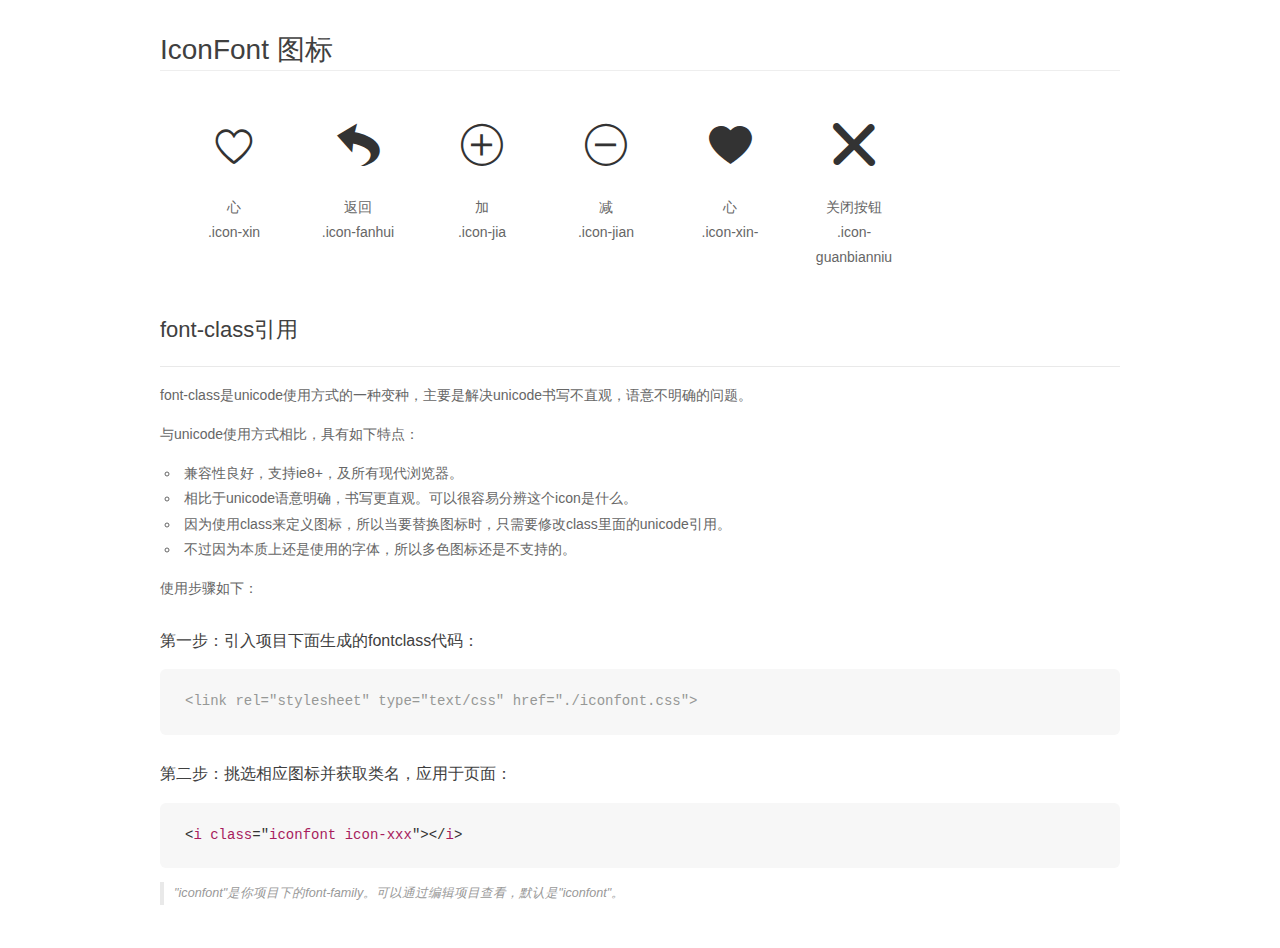
<file: static/fonts/demo_fontclass.html>
<!DOCTYPE html>
<html>
<head>
    <meta charset="utf-8"/>
    <title>IconFont</title>
    <link rel="stylesheet" href="demo.css">
    <link rel="stylesheet" href="iconfont.css">
</head>
<body>
    <div class="main markdown">
        <h1>IconFont 图标</h1>
        <ul class="icon_lists clear">
            
                <li>
                <i class="icon iconfont icon-xin"></i>
                    <div class="name">心</div>
                    <div class="fontclass">.icon-xin</div>
                </li>
            
                <li>
                <i class="icon iconfont icon-fanhui"></i>
                    <div class="name">返回</div>
                    <div class="fontclass">.icon-fanhui</div>
                </li>
            
                <li>
                <i class="icon iconfont icon-jia"></i>
                    <div class="name">加</div>
                    <div class="fontclass">.icon-jia</div>
                </li>
            
                <li>
                <i class="icon iconfont icon-jian"></i>
                    <div class="name">减</div>
                    <div class="fontclass">.icon-jian</div>
                </li>
            
                <li>
                <i class="icon iconfont icon-xin-"></i>
                    <div class="name">心</div>
                    <div class="fontclass">.icon-xin-</div>
                </li>
            
                <li>
                <i class="icon iconfont icon-guanbianniu"></i>
                    <div class="name">关闭按钮</div>
                    <div class="fontclass">.icon-guanbianniu</div>
                </li>
            
        </ul>

        <h2 id="font-class-">font-class引用</h2>
        <hr>

        <p>font-class是unicode使用方式的一种变种，主要是解决unicode书写不直观，语意不明确的问题。</p>
        <p>与unicode使用方式相比，具有如下特点：</p>
        <ul>
        <li>兼容性良好，支持ie8+，及所有现代浏览器。</li>
        <li>相比于unicode语意明确，书写更直观。可以很容易分辨这个icon是什么。</li>
        <li>因为使用class来定义图标，所以当要替换图标时，只需要修改class里面的unicode引用。</li>
        <li>不过因为本质上还是使用的字体，所以多色图标还是不支持的。</li>
        </ul>
        <p>使用步骤如下：</p>
        <h3 id="-fontclass-">第一步：引入项目下面生成的fontclass代码：</h3>


        <pre><code class="lang-js hljs javascript"><span class="hljs-comment">&lt;link rel="stylesheet" type="text/css" href="./iconfont.css"&gt;</span></code></pre>
        <h3 id="-">第二步：挑选相应图标并获取类名，应用于页面：</h3>
        <pre><code class="lang-css hljs">&lt;<span class="hljs-selector-tag">i</span> <span class="hljs-selector-tag">class</span>="<span class="hljs-selector-tag">iconfont</span> <span class="hljs-selector-tag">icon-xxx</span>"&gt;&lt;/<span class="hljs-selector-tag">i</span>&gt;</code></pre>
        <blockquote>
        <p>"iconfont"是你项目下的font-family。可以通过编辑项目查看，默认是"iconfont"。</p>
        </blockquote>
    </div>
</body>
</html>
</file>
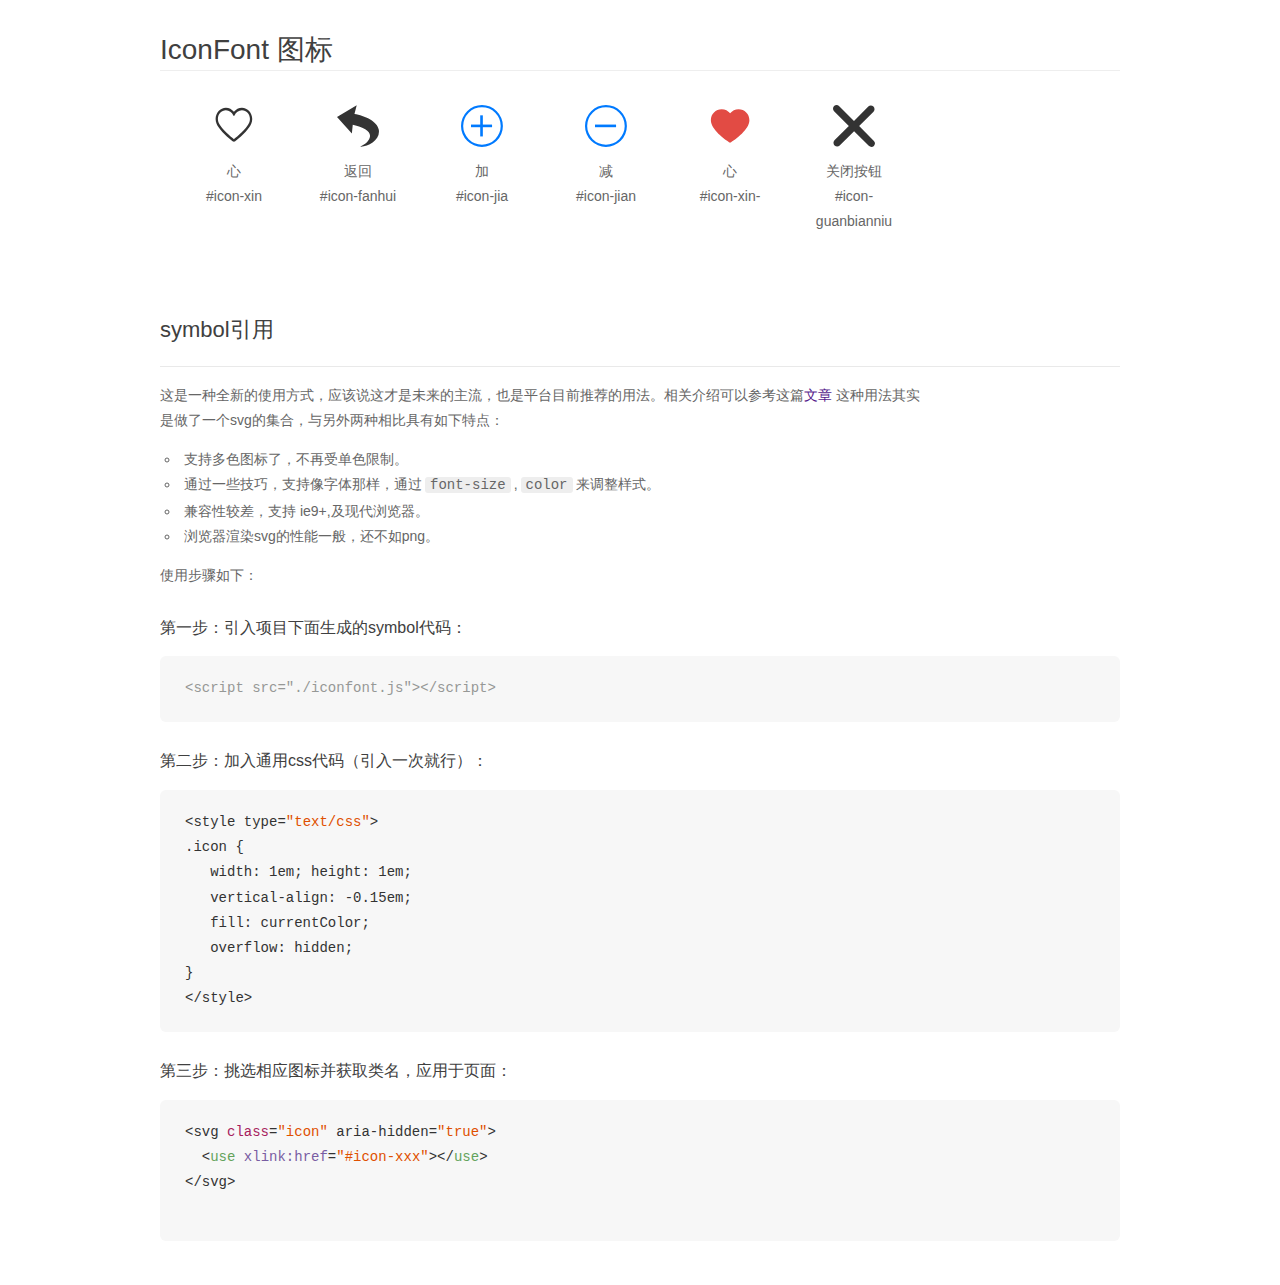
<file: static/fonts/demo_symbol.html>
<!DOCTYPE html>
<html>
<head>
    <meta charset="utf-8"/>
    <title>IconFont</title>
    <link rel="stylesheet" href="demo.css">
    <script src="iconfont.js"></script>

    <style type="text/css">
        .icon {
          /* 通过设置 font-size 来改变图标大小 */
          width: 1em; height: 1em;
          /* 图标和文字相邻时，垂直对齐 */
          vertical-align: -0.15em;
          /* 通过设置 color 来改变 SVG 的颜色/fill */
          fill: currentColor;
          /* path 和 stroke 溢出 viewBox 部分在 IE 下会显示
             normalize.css 中也包含这行 */
          overflow: hidden;
        }

    </style>
</head>
<body>
    <div class="main markdown">
        <h1>IconFont 图标</h1>
        <ul class="icon_lists clear">
            
                <li>
                    <svg class="icon" aria-hidden="true">
                        <use xlink:href="#icon-xin"></use>
                    </svg>
                    <div class="name">心</div>
                    <div class="fontclass">#icon-xin</div>
                </li>
            
                <li>
                    <svg class="icon" aria-hidden="true">
                        <use xlink:href="#icon-fanhui"></use>
                    </svg>
                    <div class="name">返回</div>
                    <div class="fontclass">#icon-fanhui</div>
                </li>
            
                <li>
                    <svg class="icon" aria-hidden="true">
                        <use xlink:href="#icon-jia"></use>
                    </svg>
                    <div class="name">加</div>
                    <div class="fontclass">#icon-jia</div>
                </li>
            
                <li>
                    <svg class="icon" aria-hidden="true">
                        <use xlink:href="#icon-jian"></use>
                    </svg>
                    <div class="name">减</div>
                    <div class="fontclass">#icon-jian</div>
                </li>
            
                <li>
                    <svg class="icon" aria-hidden="true">
                        <use xlink:href="#icon-xin-"></use>
                    </svg>
                    <div class="name">心</div>
                    <div class="fontclass">#icon-xin-</div>
                </li>
            
                <li>
                    <svg class="icon" aria-hidden="true">
                        <use xlink:href="#icon-guanbianniu"></use>
                    </svg>
                    <div class="name">关闭按钮</div>
                    <div class="fontclass">#icon-guanbianniu</div>
                </li>
            
        </ul>


        <h2 id="symbol-">symbol引用</h2>
        <hr>

        <p>这是一种全新的使用方式，应该说这才是未来的主流，也是平台目前推荐的用法。相关介绍可以参考这篇<a href="">文章</a>
        这种用法其实是做了一个svg的集合，与另外两种相比具有如下特点：</p>
        <ul>
          <li>支持多色图标了，不再受单色限制。</li>
          <li>通过一些技巧，支持像字体那样，通过<code>font-size</code>,<code>color</code>来调整样式。</li>
          <li>兼容性较差，支持 ie9+,及现代浏览器。</li>
          <li>浏览器渲染svg的性能一般，还不如png。</li>
        </ul>
        <p>使用步骤如下：</p>
        <h3 id="-symbol-">第一步：引入项目下面生成的symbol代码：</h3>
        <pre><code class="lang-js hljs javascript"><span class="hljs-comment">&lt;script src="./iconfont.js"&gt;&lt;/script&gt;</span></code></pre>
        <h3 id="-css-">第二步：加入通用css代码（引入一次就行）：</h3>
        <pre><code class="lang-js hljs javascript">&lt;style type=<span class="hljs-string">"text/css"</span>&gt;
.icon {
   width: <span class="hljs-number">1</span>em; height: <span class="hljs-number">1</span>em;
   vertical-align: <span class="hljs-number">-0.15</span>em;
   fill: currentColor;
   overflow: hidden;
}
&lt;<span class="hljs-regexp">/style&gt;</span></code></pre>
        <h3 id="-">第三步：挑选相应图标并获取类名，应用于页面：</h3>
        <pre><code class="lang-js hljs javascript">&lt;svg <span class="hljs-class"><span class="hljs-keyword">class</span></span>=<span class="hljs-string">"icon"</span> aria-hidden=<span class="hljs-string">"true"</span>&gt;<span class="xml"><span class="hljs-tag">
  &lt;<span class="hljs-name">use</span> <span class="hljs-attr">xlink:href</span>=<span class="hljs-string">"#icon-xxx"</span>&gt;</span><span class="hljs-tag">&lt;/<span class="hljs-name">use</span>&gt;</span>
</span>&lt;<span class="hljs-regexp">/svg&gt;
        </span></code></pre>
    </div>
</body>
</html>
</file>
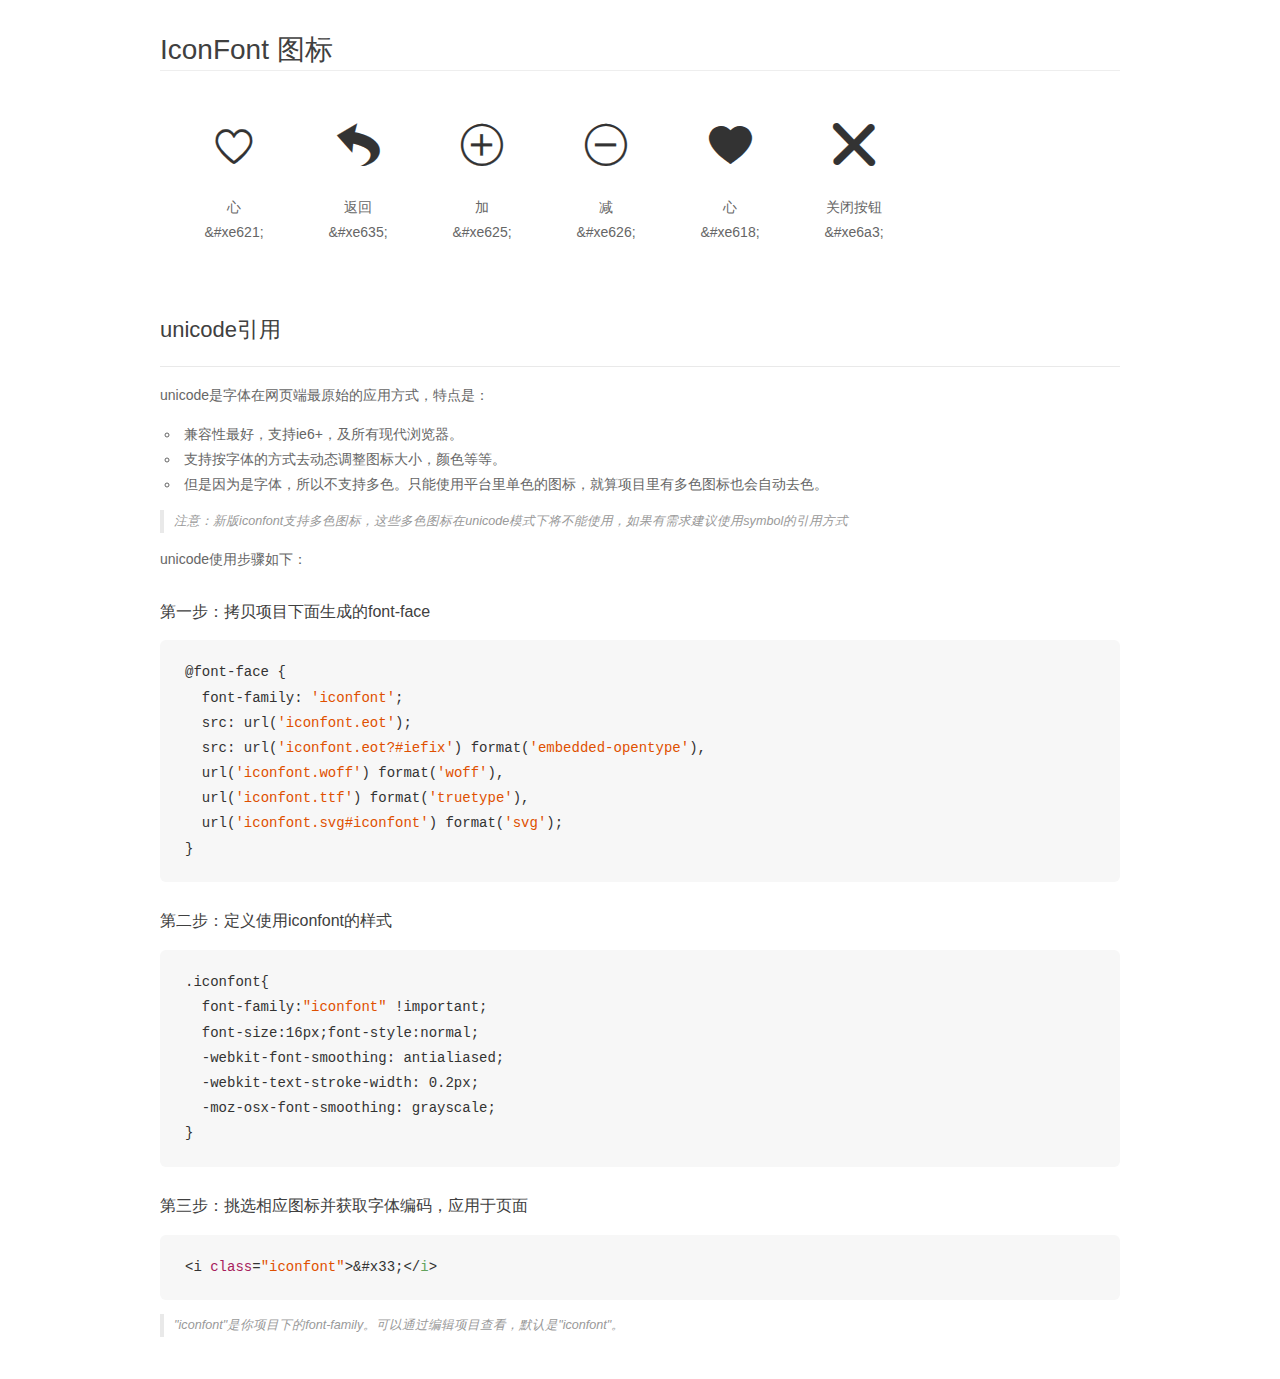
<file: static/fonts/demo_unicode.html>
<!DOCTYPE html>
<html>
<head>
    <meta charset="utf-8"/>
    <title>IconFont</title>
    <link rel="stylesheet" href="demo.css">

    <style type="text/css">

        @font-face {font-family: "iconfont";
          src: url('iconfont.eot'); /* IE9*/
          src: url('iconfont.eot#iefix') format('embedded-opentype'), /* IE6-IE8 */
          url('iconfont.woff') format('woff'), /* chrome, firefox */
          url('iconfont.ttf') format('truetype'), /* chrome, firefox, opera, Safari, Android, iOS 4.2+*/
          url('iconfont.svg#iconfont') format('svg'); /* iOS 4.1- */
        }

        .iconfont {
          font-family:"iconfont" !important;
          font-size:16px;
          font-style:normal;
          -webkit-font-smoothing: antialiased;
          -webkit-text-stroke-width: 0.2px;
          -moz-osx-font-smoothing: grayscale;
        }

    </style>
</head>
<body>
    <div class="main markdown">
        <h1>IconFont 图标</h1>
        <ul class="icon_lists clear">
            
                <li>
                <i class="icon iconfont">&#xe621;</i>
                    <div class="name">心</div>
                    <div class="code">&amp;#xe621;</div>
                </li>
            
                <li>
                <i class="icon iconfont">&#xe635;</i>
                    <div class="name">返回</div>
                    <div class="code">&amp;#xe635;</div>
                </li>
            
                <li>
                <i class="icon iconfont">&#xe625;</i>
                    <div class="name">加</div>
                    <div class="code">&amp;#xe625;</div>
                </li>
            
                <li>
                <i class="icon iconfont">&#xe626;</i>
                    <div class="name">减</div>
                    <div class="code">&amp;#xe626;</div>
                </li>
            
                <li>
                <i class="icon iconfont">&#xe618;</i>
                    <div class="name">心</div>
                    <div class="code">&amp;#xe618;</div>
                </li>
            
                <li>
                <i class="icon iconfont">&#xe6a3;</i>
                    <div class="name">关闭按钮</div>
                    <div class="code">&amp;#xe6a3;</div>
                </li>
            
        </ul>
        <h2 id="unicode-">unicode引用</h2>
        <hr>

        <p>unicode是字体在网页端最原始的应用方式，特点是：</p>
        <ul>
        <li>兼容性最好，支持ie6+，及所有现代浏览器。</li>
        <li>支持按字体的方式去动态调整图标大小，颜色等等。</li>
        <li>但是因为是字体，所以不支持多色。只能使用平台里单色的图标，就算项目里有多色图标也会自动去色。</li>
        </ul>
        <blockquote>
        <p>注意：新版iconfont支持多色图标，这些多色图标在unicode模式下将不能使用，如果有需求建议使用symbol的引用方式</p>
        </blockquote>
        <p>unicode使用步骤如下：</p>
        <h3 id="-font-face">第一步：拷贝项目下面生成的font-face</h3>
        <pre><code class="lang-js hljs javascript">@font-face {
  font-family: <span class="hljs-string">'iconfont'</span>;
  src: url(<span class="hljs-string">'iconfont.eot'</span>);
  src: url(<span class="hljs-string">'iconfont.eot?#iefix'</span>) format(<span class="hljs-string">'embedded-opentype'</span>),
  url(<span class="hljs-string">'iconfont.woff'</span>) format(<span class="hljs-string">'woff'</span>),
  url(<span class="hljs-string">'iconfont.ttf'</span>) format(<span class="hljs-string">'truetype'</span>),
  url(<span class="hljs-string">'iconfont.svg#iconfont'</span>) format(<span class="hljs-string">'svg'</span>);
}
</code></pre>
        <h3 id="-iconfont-">第二步：定义使用iconfont的样式</h3>
        <pre><code class="lang-js hljs javascript">.iconfont{
  font-family:<span class="hljs-string">"iconfont"</span> !important;
  font-size:<span class="hljs-number">16</span>px;font-style:normal;
  -webkit-font-smoothing: antialiased;
  -webkit-text-stroke-width: <span class="hljs-number">0.2</span>px;
  -moz-osx-font-smoothing: grayscale;
}
</code></pre>
        <h3 id="-">第三步：挑选相应图标并获取字体编码，应用于页面</h3>
        <pre><code class="lang-js hljs javascript">&lt;i <span class="hljs-class"><span class="hljs-keyword">class</span></span>=<span class="hljs-string">"iconfont"</span>&gt;&amp;#x33;<span class="xml"><span class="hljs-tag">&lt;/<span class="hljs-name">i</span>&gt;</span></span></code></pre>

        <blockquote>
        <p>"iconfont"是你项目下的font-family。可以通过编辑项目查看，默认是"iconfont"。</p>
        </blockquote>
    </div>


</body>
</html>
</file>
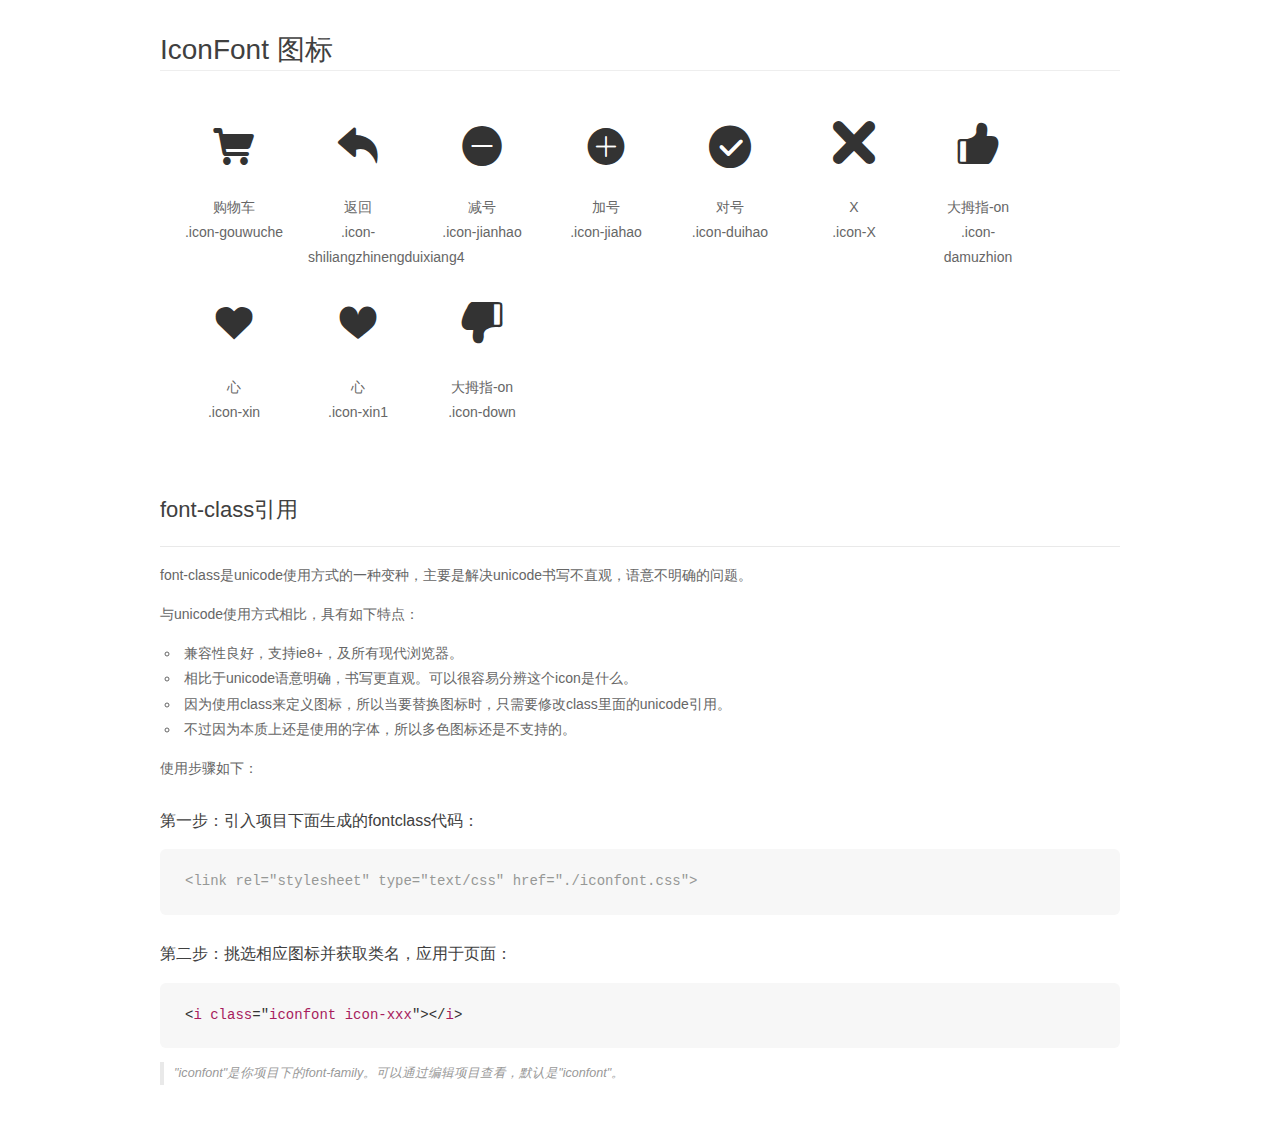
<file: static/iconfont/demo_fontclass.html>
<!DOCTYPE html>
<html>
<head>
    <meta charset="utf-8"/>
    <title>IconFont</title>
    <link rel="stylesheet" href="demo.css">
    <link rel="stylesheet" href="iconfont.css">
</head>
<body>
    <div class="main markdown">
        <h1>IconFont 图标</h1>
        <ul class="icon_lists clear">
            
                <li>
                <i class="icon iconfont icon-gouwuche"></i>
                    <div class="name">购物车</div>
                    <div class="fontclass">.icon-gouwuche</div>
                </li>
            
                <li>
                <i class="icon iconfont icon-shiliangzhinengduixiang4"></i>
                    <div class="name">返回</div>
                    <div class="fontclass">.icon-shiliangzhinengduixiang4</div>
                </li>
            
                <li>
                <i class="icon iconfont icon-jianhao"></i>
                    <div class="name">减号</div>
                    <div class="fontclass">.icon-jianhao</div>
                </li>
            
                <li>
                <i class="icon iconfont icon-jiahao"></i>
                    <div class="name">加号</div>
                    <div class="fontclass">.icon-jiahao</div>
                </li>
            
                <li>
                <i class="icon iconfont icon-duihao"></i>
                    <div class="name">对号</div>
                    <div class="fontclass">.icon-duihao</div>
                </li>
            
                <li>
                <i class="icon iconfont icon-X"></i>
                    <div class="name">X</div>
                    <div class="fontclass">.icon-X</div>
                </li>
            
                <li>
                <i class="icon iconfont icon-damuzhion"></i>
                    <div class="name">大拇指-on</div>
                    <div class="fontclass">.icon-damuzhion</div>
                </li>
            
                <li>
                <i class="icon iconfont icon-xin"></i>
                    <div class="name">心</div>
                    <div class="fontclass">.icon-xin</div>
                </li>
            
                <li>
                <i class="icon iconfont icon-xin1"></i>
                    <div class="name">心</div>
                    <div class="fontclass">.icon-xin1</div>
                </li>
            
                <li>
                <i class="icon iconfont icon-down"></i>
                    <div class="name">大拇指-on</div>
                    <div class="fontclass">.icon-down</div>
                </li>
            
        </ul>

        <h2 id="font-class-">font-class引用</h2>
        <hr>

        <p>font-class是unicode使用方式的一种变种，主要是解决unicode书写不直观，语意不明确的问题。</p>
        <p>与unicode使用方式相比，具有如下特点：</p>
        <ul>
        <li>兼容性良好，支持ie8+，及所有现代浏览器。</li>
        <li>相比于unicode语意明确，书写更直观。可以很容易分辨这个icon是什么。</li>
        <li>因为使用class来定义图标，所以当要替换图标时，只需要修改class里面的unicode引用。</li>
        <li>不过因为本质上还是使用的字体，所以多色图标还是不支持的。</li>
        </ul>
        <p>使用步骤如下：</p>
        <h3 id="-fontclass-">第一步：引入项目下面生成的fontclass代码：</h3>


        <pre><code class="lang-js hljs javascript"><span class="hljs-comment">&lt;link rel="stylesheet" type="text/css" href="./iconfont.css"&gt;</span></code></pre>
        <h3 id="-">第二步：挑选相应图标并获取类名，应用于页面：</h3>
        <pre><code class="lang-css hljs">&lt;<span class="hljs-selector-tag">i</span> <span class="hljs-selector-tag">class</span>="<span class="hljs-selector-tag">iconfont</span> <span class="hljs-selector-tag">icon-xxx</span>"&gt;&lt;/<span class="hljs-selector-tag">i</span>&gt;</code></pre>
        <blockquote>
        <p>"iconfont"是你项目下的font-family。可以通过编辑项目查看，默认是"iconfont"。</p>
        </blockquote>
    </div>
</body>
</html>
</file>
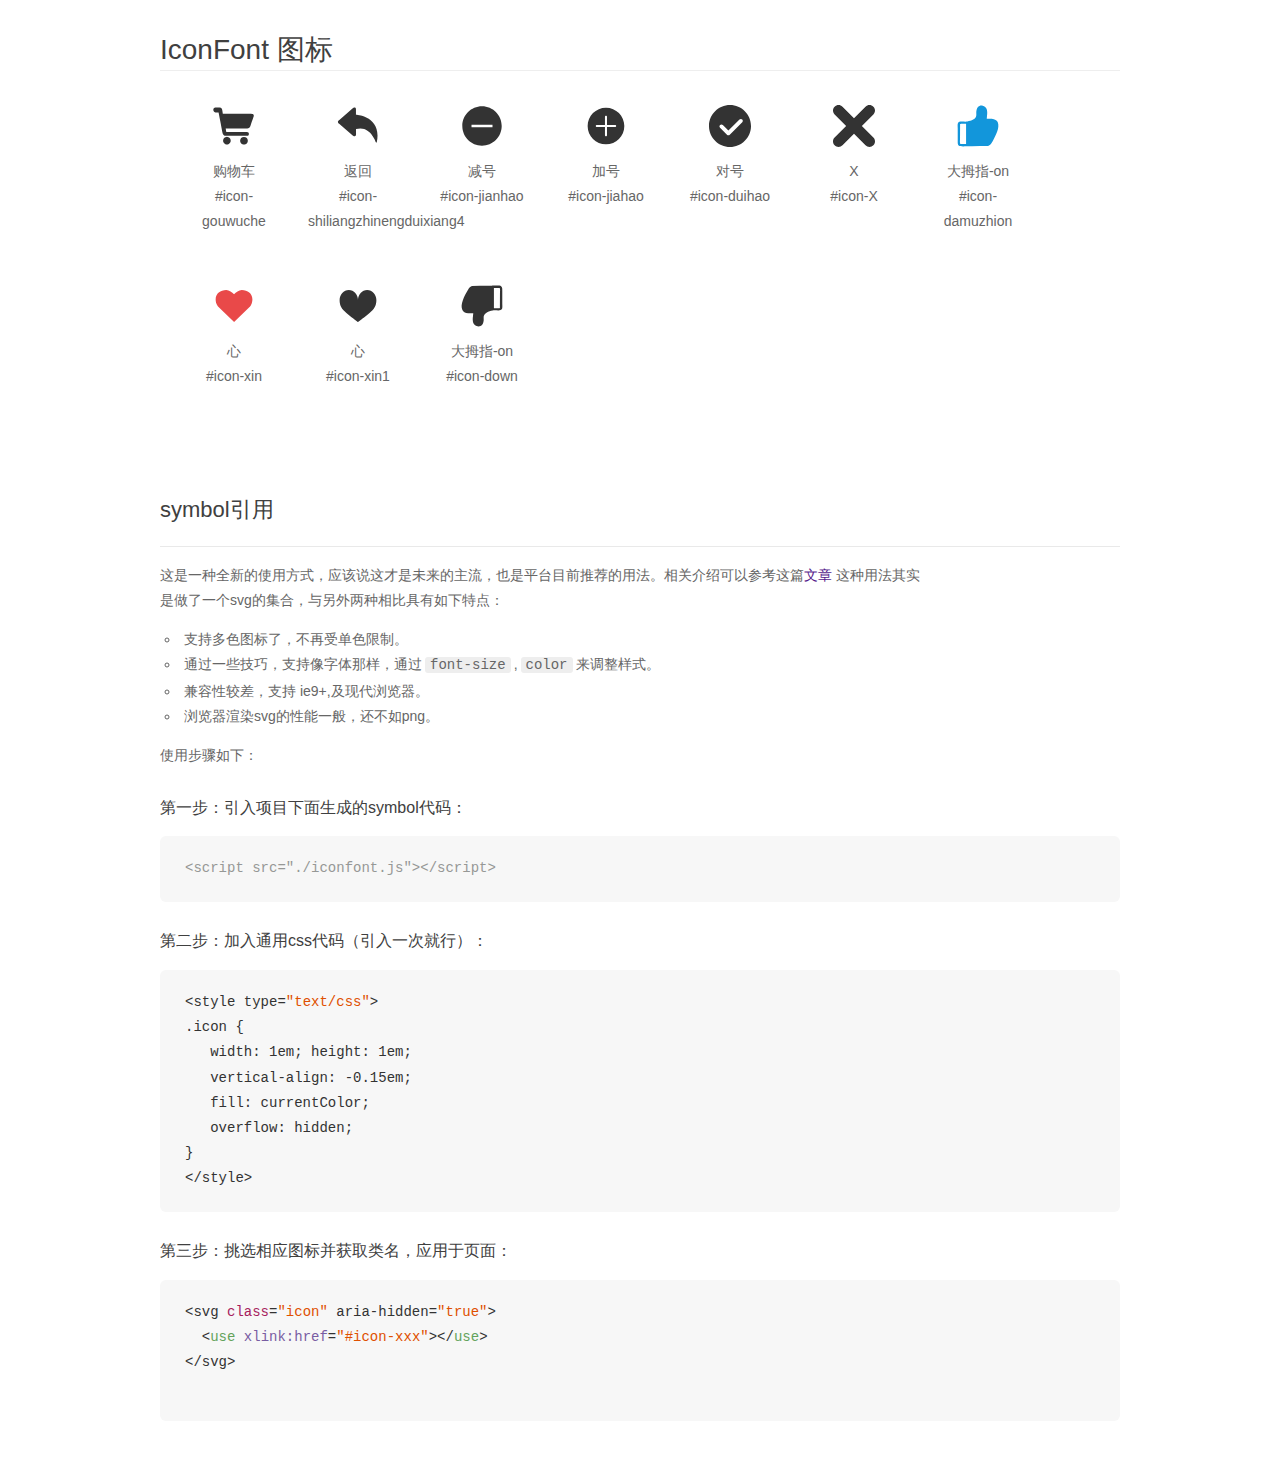
<file: static/iconfont/demo_symbol.html>
<!DOCTYPE html>
<html>
<head>
    <meta charset="utf-8"/>
    <title>IconFont</title>
    <link rel="stylesheet" href="demo.css">
    <script src="iconfont.js"></script>

    <style type="text/css">
        .icon {
          /* 通过设置 font-size 来改变图标大小 */
          width: 1em; height: 1em;
          /* 图标和文字相邻时，垂直对齐 */
          vertical-align: -0.15em;
          /* 通过设置 color 来改变 SVG 的颜色/fill */
          fill: currentColor;
          /* path 和 stroke 溢出 viewBox 部分在 IE 下会显示
             normalize.css 中也包含这行 */
          overflow: hidden;
        }

    </style>
</head>
<body>
    <div class="main markdown">
        <h1>IconFont 图标</h1>
        <ul class="icon_lists clear">
            
                <li>
                    <svg class="icon" aria-hidden="true">
                        <use xlink:href="#icon-gouwuche"></use>
                    </svg>
                    <div class="name">购物车</div>
                    <div class="fontclass">#icon-gouwuche</div>
                </li>
            
                <li>
                    <svg class="icon" aria-hidden="true">
                        <use xlink:href="#icon-shiliangzhinengduixiang4"></use>
                    </svg>
                    <div class="name">返回</div>
                    <div class="fontclass">#icon-shiliangzhinengduixiang4</div>
                </li>
            
                <li>
                    <svg class="icon" aria-hidden="true">
                        <use xlink:href="#icon-jianhao"></use>
                    </svg>
                    <div class="name">减号</div>
                    <div class="fontclass">#icon-jianhao</div>
                </li>
            
                <li>
                    <svg class="icon" aria-hidden="true">
                        <use xlink:href="#icon-jiahao"></use>
                    </svg>
                    <div class="name">加号</div>
                    <div class="fontclass">#icon-jiahao</div>
                </li>
            
                <li>
                    <svg class="icon" aria-hidden="true">
                        <use xlink:href="#icon-duihao"></use>
                    </svg>
                    <div class="name">对号</div>
                    <div class="fontclass">#icon-duihao</div>
                </li>
            
                <li>
                    <svg class="icon" aria-hidden="true">
                        <use xlink:href="#icon-X"></use>
                    </svg>
                    <div class="name">X</div>
                    <div class="fontclass">#icon-X</div>
                </li>
            
                <li>
                    <svg class="icon" aria-hidden="true">
                        <use xlink:href="#icon-damuzhion"></use>
                    </svg>
                    <div class="name">大拇指-on</div>
                    <div class="fontclass">#icon-damuzhion</div>
                </li>
            
                <li>
                    <svg class="icon" aria-hidden="true">
                        <use xlink:href="#icon-xin"></use>
                    </svg>
                    <div class="name">心</div>
                    <div class="fontclass">#icon-xin</div>
                </li>
            
                <li>
                    <svg class="icon" aria-hidden="true">
                        <use xlink:href="#icon-xin1"></use>
                    </svg>
                    <div class="name">心</div>
                    <div class="fontclass">#icon-xin1</div>
                </li>
            
                <li>
                    <svg class="icon" aria-hidden="true">
                        <use xlink:href="#icon-down"></use>
                    </svg>
                    <div class="name">大拇指-on</div>
                    <div class="fontclass">#icon-down</div>
                </li>
            
        </ul>


        <h2 id="symbol-">symbol引用</h2>
        <hr>

        <p>这是一种全新的使用方式，应该说这才是未来的主流，也是平台目前推荐的用法。相关介绍可以参考这篇<a href="">文章</a>
        这种用法其实是做了一个svg的集合，与另外两种相比具有如下特点：</p>
        <ul>
          <li>支持多色图标了，不再受单色限制。</li>
          <li>通过一些技巧，支持像字体那样，通过<code>font-size</code>,<code>color</code>来调整样式。</li>
          <li>兼容性较差，支持 ie9+,及现代浏览器。</li>
          <li>浏览器渲染svg的性能一般，还不如png。</li>
        </ul>
        <p>使用步骤如下：</p>
        <h3 id="-symbol-">第一步：引入项目下面生成的symbol代码：</h3>
        <pre><code class="lang-js hljs javascript"><span class="hljs-comment">&lt;script src="./iconfont.js"&gt;&lt;/script&gt;</span></code></pre>
        <h3 id="-css-">第二步：加入通用css代码（引入一次就行）：</h3>
        <pre><code class="lang-js hljs javascript">&lt;style type=<span class="hljs-string">"text/css"</span>&gt;
.icon {
   width: <span class="hljs-number">1</span>em; height: <span class="hljs-number">1</span>em;
   vertical-align: <span class="hljs-number">-0.15</span>em;
   fill: currentColor;
   overflow: hidden;
}
&lt;<span class="hljs-regexp">/style&gt;</span></code></pre>
        <h3 id="-">第三步：挑选相应图标并获取类名，应用于页面：</h3>
        <pre><code class="lang-js hljs javascript">&lt;svg <span class="hljs-class"><span class="hljs-keyword">class</span></span>=<span class="hljs-string">"icon"</span> aria-hidden=<span class="hljs-string">"true"</span>&gt;<span class="xml"><span class="hljs-tag">
  &lt;<span class="hljs-name">use</span> <span class="hljs-attr">xlink:href</span>=<span class="hljs-string">"#icon-xxx"</span>&gt;</span><span class="hljs-tag">&lt;/<span class="hljs-name">use</span>&gt;</span>
</span>&lt;<span class="hljs-regexp">/svg&gt;
        </span></code></pre>
    </div>
</body>
</html>
</file>
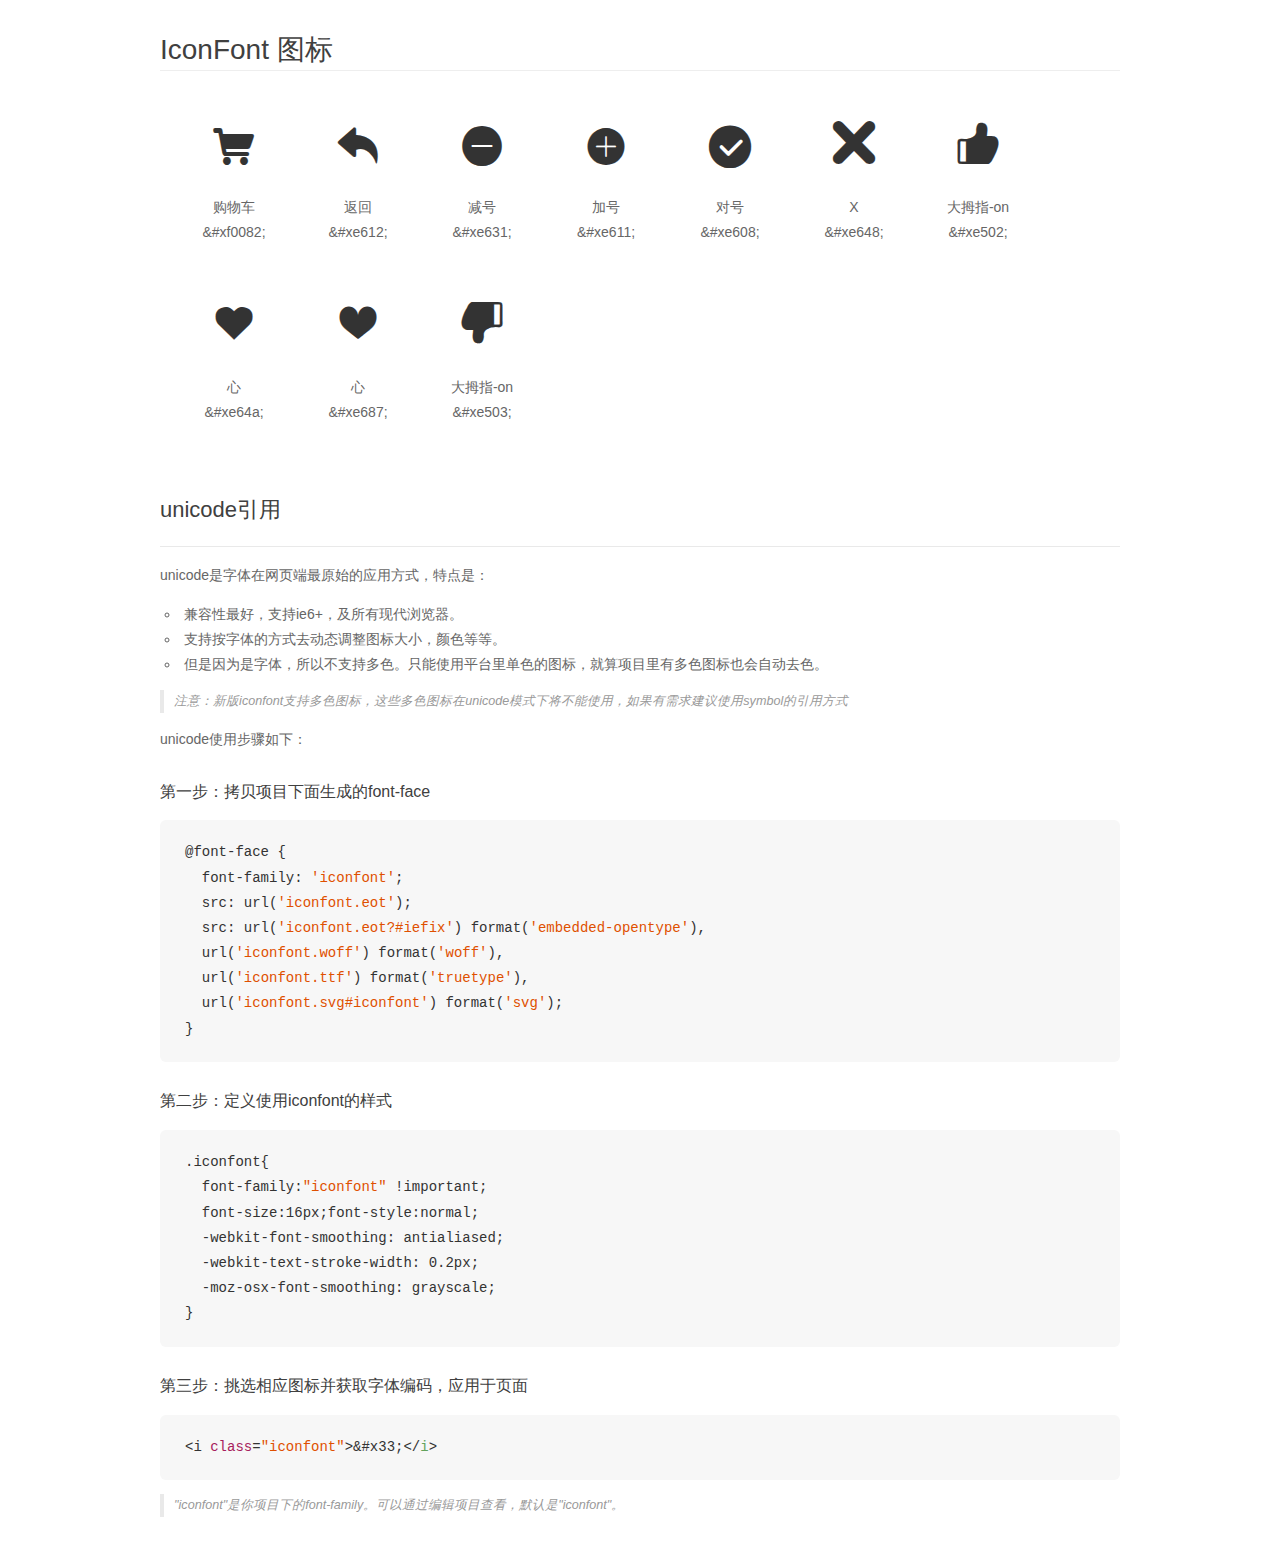
<file: static/iconfont/demo_unicode.html>
<!DOCTYPE html>
<html>
<head>
    <meta charset="utf-8"/>
    <title>IconFont</title>
    <link rel="stylesheet" href="demo.css">

    <style type="text/css">

        @font-face {font-family: "iconfont";
          src: url('iconfont.eot'); /* IE9*/
          src: url('iconfont.eot#iefix') format('embedded-opentype'), /* IE6-IE8 */
          url('iconfont.woff') format('woff'), /* chrome, firefox */
          url('iconfont.ttf') format('truetype'), /* chrome, firefox, opera, Safari, Android, iOS 4.2+*/
          url('iconfont.svg#iconfont') format('svg'); /* iOS 4.1- */
        }

        .iconfont {
          font-family:"iconfont" !important;
          font-size:16px;
          font-style:normal;
          -webkit-font-smoothing: antialiased;
          -webkit-text-stroke-width: 0.2px;
          -moz-osx-font-smoothing: grayscale;
        }

    </style>
</head>
<body>
    <div class="main markdown">
        <h1>IconFont 图标</h1>
        <ul class="icon_lists clear">
            
                <li>
                <i class="icon iconfont">&#xf0082;</i>
                    <div class="name">购物车</div>
                    <div class="code">&amp;#xf0082;</div>
                </li>
            
                <li>
                <i class="icon iconfont">&#xe612;</i>
                    <div class="name">返回</div>
                    <div class="code">&amp;#xe612;</div>
                </li>
            
                <li>
                <i class="icon iconfont">&#xe631;</i>
                    <div class="name">减号</div>
                    <div class="code">&amp;#xe631;</div>
                </li>
            
                <li>
                <i class="icon iconfont">&#xe611;</i>
                    <div class="name">加号</div>
                    <div class="code">&amp;#xe611;</div>
                </li>
            
                <li>
                <i class="icon iconfont">&#xe608;</i>
                    <div class="name">对号</div>
                    <div class="code">&amp;#xe608;</div>
                </li>
            
                <li>
                <i class="icon iconfont">&#xe648;</i>
                    <div class="name">X</div>
                    <div class="code">&amp;#xe648;</div>
                </li>
            
                <li>
                <i class="icon iconfont">&#xe502;</i>
                    <div class="name">大拇指-on</div>
                    <div class="code">&amp;#xe502;</div>
                </li>
            
                <li>
                <i class="icon iconfont">&#xe64a;</i>
                    <div class="name">心</div>
                    <div class="code">&amp;#xe64a;</div>
                </li>
            
                <li>
                <i class="icon iconfont">&#xe687;</i>
                    <div class="name">心</div>
                    <div class="code">&amp;#xe687;</div>
                </li>
            
                <li>
                <i class="icon iconfont">&#xe503;</i>
                    <div class="name">大拇指-on</div>
                    <div class="code">&amp;#xe503;</div>
                </li>
            
        </ul>
        <h2 id="unicode-">unicode引用</h2>
        <hr>

        <p>unicode是字体在网页端最原始的应用方式，特点是：</p>
        <ul>
        <li>兼容性最好，支持ie6+，及所有现代浏览器。</li>
        <li>支持按字体的方式去动态调整图标大小，颜色等等。</li>
        <li>但是因为是字体，所以不支持多色。只能使用平台里单色的图标，就算项目里有多色图标也会自动去色。</li>
        </ul>
        <blockquote>
        <p>注意：新版iconfont支持多色图标，这些多色图标在unicode模式下将不能使用，如果有需求建议使用symbol的引用方式</p>
        </blockquote>
        <p>unicode使用步骤如下：</p>
        <h3 id="-font-face">第一步：拷贝项目下面生成的font-face</h3>
        <pre><code class="lang-js hljs javascript">@font-face {
  font-family: <span class="hljs-string">'iconfont'</span>;
  src: url(<span class="hljs-string">'iconfont.eot'</span>);
  src: url(<span class="hljs-string">'iconfont.eot?#iefix'</span>) format(<span class="hljs-string">'embedded-opentype'</span>),
  url(<span class="hljs-string">'iconfont.woff'</span>) format(<span class="hljs-string">'woff'</span>),
  url(<span class="hljs-string">'iconfont.ttf'</span>) format(<span class="hljs-string">'truetype'</span>),
  url(<span class="hljs-string">'iconfont.svg#iconfont'</span>) format(<span class="hljs-string">'svg'</span>);
}
</code></pre>
        <h3 id="-iconfont-">第二步：定义使用iconfont的样式</h3>
        <pre><code class="lang-js hljs javascript">.iconfont{
  font-family:<span class="hljs-string">"iconfont"</span> !important;
  font-size:<span class="hljs-number">16</span>px;font-style:normal;
  -webkit-font-smoothing: antialiased;
  -webkit-text-stroke-width: <span class="hljs-number">0.2</span>px;
  -moz-osx-font-smoothing: grayscale;
}
</code></pre>
        <h3 id="-">第三步：挑选相应图标并获取字体编码，应用于页面</h3>
        <pre><code class="lang-js hljs javascript">&lt;i <span class="hljs-class"><span class="hljs-keyword">class</span></span>=<span class="hljs-string">"iconfont"</span>&gt;&amp;#x33;<span class="xml"><span class="hljs-tag">&lt;/<span class="hljs-name">i</span>&gt;</span></span></code></pre>

        <blockquote>
        <p>"iconfont"是你项目下的font-family。可以通过编辑项目查看，默认是"iconfont"。</p>
        </blockquote>
    </div>


</body>
</html>
</file>
<file: static/fonts/iconfont.css>
@font-face {font-family: "iconfont";
  src: url('iconfont.eot?t=1500964370116'); /* IE9*/
  src: url('iconfont.eot?t=1500964370116#iefix') format('embedded-opentype'), /* IE6-IE8 */
  url('iconfont.woff?t=1500964370116') format('woff'), /* chrome, firefox */
  url('iconfont.ttf?t=1500964370116') format('truetype'), /* chrome, firefox, opera, Safari, Android, iOS 4.2+*/
  url('iconfont.svg?t=1500964370116#iconfont') format('svg'); /* iOS 4.1- */
}

.iconfont {
  font-family:"iconfont" !important;
  font-size:16px;
  font-style:normal;
  -webkit-font-smoothing: antialiased;
  -moz-osx-font-smoothing: grayscale;
}

.icon-xin:before { content: "\e621"; }

.icon-fanhui:before { content: "\e635"; }

.icon-jia:before { content: "\e625"; }

.icon-jian:before { content: "\e626"; }

.icon-xin-:before { content: "\e618"; }

.icon-guanbianniu:before { content: "\e6a3"; }
</file>
<file: static/iconfont/iconfont.css>
@font-face {font-family: "iconfont";
  src: url('iconfont.eot?t=1498809033517'); /* IE9*/
  src: url('iconfont.eot?t=1498809033517#iefix') format('embedded-opentype'), /* IE6-IE8 */
  url('iconfont.woff?t=1498809033517') format('woff'), /* chrome, firefox */
  url('iconfont.ttf?t=1498809033517') format('truetype'), /* chrome, firefox, opera, Safari, Android, iOS 4.2+*/
  url('iconfont.svg?t=1498809033517#iconfont') format('svg'); /* iOS 4.1- */
}

.iconfont {
  font-family:"iconfont" !important;
  font-size:16px;
  font-style:normal;
  -webkit-font-smoothing: antialiased;
  -moz-osx-font-smoothing: grayscale;
}

.icon-gouwuche:before { content: "\f0082"; }

.icon-shiliangzhinengduixiang4:before { content: "\e612"; }

.icon-jianhao:before { content: "\e631"; }

.icon-jiahao:before { content: "\e611"; }

.icon-duihao:before { content: "\e608"; }

.icon-X:before { content: "\e648"; }

.icon-damuzhion:before { content: "\e502"; }

.icon-xin:before { content: "\e64a"; }

.icon-xin1:before { content: "\e687"; }

.icon-down:before { content: "\e503"; }
</file>
<file: static/fonts/demo.css>
*{margin: 0;padding: 0;list-style: none;}
/*
KISSY CSS Reset
理念：1. reset 的目的不是清除浏览器的默认样式，这仅是部分工作。清除和重置是紧密不可分的。
2. reset 的目的不是让默认样式在所有浏览器下一致，而是减少默认样式有可能带来的问题。
3. reset 期望提供一套普适通用的基础样式。但没有银弹，推荐根据具体需求，裁剪和修改后再使用。
特色：1. 适应中文；2. 基于最新主流浏览器。
维护：玉伯<lifesinger@gmail.com>, 正淳<ragecarrier@gmail.com>
 */

/** 清除内外边距 **/
body, h1, h2, h3, h4, h5, h6, hr, p, blockquote, /* structural elements 结构元素 */
dl, dt, dd, ul, ol, li, /* list elements 列表元素 */
pre, /* text formatting elements 文本格式元素 */
form, fieldset, legend, button, input, textarea, /* form elements 表单元素 */
th, td /* table elements 表格元素 */ {
  margin: 0;
  padding: 0;
}

/** 设置默认字体 **/
body,
button, input, select, textarea /* for ie */ {
  font: 12px/1.5 tahoma, arial, \5b8b\4f53, sans-serif;
}
h1, h2, h3, h4, h5, h6 { font-size: 100%; }
address, cite, dfn, em, var { font-style: normal; } /* 将斜体扶正 */
code, kbd, pre, samp { font-family: courier new, courier, monospace; } /* 统一等宽字体 */
small { font-size: 12px; } /* 小于 12px 的中文很难阅读，让 small 正常化 */

/** 重置列表元素 **/
ul, ol { list-style: none; }

/** 重置文本格式元素 **/
a { text-decoration: none; }
a:hover { text-decoration: underline; }


/** 重置表单元素 **/
legend { color: #000; } /* for ie6 */
fieldset, img { border: 0; } /* img 搭车：让链接里的 img 无边框 */
button, input, select, textarea { font-size: 100%; } /* 使得表单元素在 ie 下能继承字体大小 */
/* 注：optgroup 无法扶正 */

/** 重置表格元素 **/
table { border-collapse: collapse; border-spacing: 0; }

/* 清除浮动 */
.ks-clear:after, .clear:after {
  content: '\20';
  display: block;
  height: 0;
  clear: both;
}
.ks-clear, .clear {
  *zoom: 1;
}

.main {
  padding: 30px 100px;
width: 960px;
margin: 0 auto;
}
.main h1{font-size:36px; color:#333; text-align:left;margin-bottom:30px; border-bottom: 1px solid #eee;}

.helps{margin-top:40px;}
.helps pre{
  padding:20px;
  margin:10px 0;
  border:solid 1px #e7e1cd;
  background-color: #fffdef;
  overflow: auto;
}

.icon_lists{
  width: 100% !important;

}

.icon_lists li{
  float:left;
  width: 100px;
  height:180px;
  text-align: center;
  list-style: none !important;
}
.icon_lists .icon{
  font-size: 42px;
  line-height: 100px;
  margin: 10px 0;
  color:#333;
  -webkit-transition: font-size 0.25s ease-out 0s;
  -moz-transition: font-size 0.25s ease-out 0s;
  transition: font-size 0.25s ease-out 0s;

}
.icon_lists .icon:hover{
  font-size: 100px;
}



.markdown {
  color: #666;
  font-size: 14px;
  line-height: 1.8;
}

.highlight {
  line-height: 1.5;
}

.markdown img {
  vertical-align: middle;
  max-width: 100%;
}

.markdown h1 {
  color: #404040;
  font-weight: 500;
  line-height: 40px;
  margin-bottom: 24px;
}

.markdown h2,
.markdown h3,
.markdown h4,
.markdown h5,
.markdown h6 {
  color: #404040;
  margin: 1.6em 0 0.6em 0;
  font-weight: 500;
  clear: both;
}

.markdown h1 {
  font-size: 28px;
}

.markdown h2 {
  font-size: 22px;
}

.markdown h3 {
  font-size: 16px;
}

.markdown h4 {
  font-size: 14px;
}

.markdown h5 {
  font-size: 12px;
}

.markdown h6 {
  font-size: 12px;
}

.markdown hr {
  height: 1px;
  border: 0;
  background: #e9e9e9;
  margin: 16px 0;
  clear: both;
}

.markdown p,
.markdown pre {
  margin: 1em 0;
}

.markdown > p,
.markdown > blockquote,
.markdown > .highlight,
.markdown > ol,
.markdown > ul {
  width: 80%;
}

.markdown ul > li {
  list-style: circle;
}

.markdown > ul li,
.markdown blockquote ul > li {
  margin-left: 20px;
  padding-left: 4px;
}

.markdown > ul li p,
.markdown > ol li p {
  margin: 0.6em 0;
}

.markdown ol > li {
  list-style: decimal;
}

.markdown > ol li,
.markdown blockquote ol > li {
  margin-left: 20px;
  padding-left: 4px;
}

.markdown code {
  margin: 0 3px;
  padding: 0 5px;
  background: #eee;
  border-radius: 3px;
}

.markdown pre {
  border-radius: 6px;
  background: #f7f7f7;
  padding: 20px;
}

.markdown pre code {
  border: none;
  background: #f7f7f7;
  margin: 0;
}

.markdown strong,
.markdown b {
  font-weight: 600;
}

.markdown > table {
  border-collapse: collapse;
  border-spacing: 0px;
  empty-cells: show;
  border: 1px solid #e9e9e9;
  width: 95%;
  margin-bottom: 24px;
}

.markdown > table th {
  white-space: nowrap;
  color: #333;
  font-weight: 600;

}

.markdown > table th,
.markdown > table td {
  border: 1px solid #e9e9e9;
  padding: 8px 16px;
  text-align: left;
}

.markdown > table th {
  background: #F7F7F7;
}

.markdown blockquote {
  font-size: 90%;
  color: #999;
  border-left: 4px solid #e9e9e9;
  padding-left: 0.8em;
  margin: 1em 0;
  font-style: italic;
}

.markdown blockquote p {
  margin: 0;
}

.markdown .anchor {
  opacity: 0;
  transition: opacity 0.3s ease;
  margin-left: 8px;
}

.markdown .waiting {
  color: #ccc;
}

.markdown h1:hover .anchor,
.markdown h2:hover .anchor,
.markdown h3:hover .anchor,
.markdown h4:hover .anchor,
.markdown h5:hover .anchor,
.markdown h6:hover .anchor {
  opacity: 1;
  display: inline-block;
}

.markdown > br,
.markdown > p > br {
  clear: both;
}


.hljs {
  display: block;
  background: white;
  padding: 0.5em;
  color: #333333;
  overflow-x: auto;
}

.hljs-comment,
.hljs-meta {
  color: #969896;
}

.hljs-string,
.hljs-variable,
.hljs-template-variable,
.hljs-strong,
.hljs-emphasis,
.hljs-quote {
  color: #df5000;
}

.hljs-keyword,
.hljs-selector-tag,
.hljs-type {
  color: #a71d5d;
}

.hljs-literal,
.hljs-symbol,
.hljs-bullet,
.hljs-attribute {
  color: #0086b3;
}

.hljs-section,
.hljs-name {
  color: #63a35c;
}

.hljs-tag {
  color: #333333;
}

.hljs-title,
.hljs-attr,
.hljs-selector-id,
.hljs-selector-class,
.hljs-selector-attr,
.hljs-selector-pseudo {
  color: #795da3;
}

.hljs-addition {
  color: #55a532;
  background-color: #eaffea;
}

.hljs-deletion {
  color: #bd2c00;
  background-color: #ffecec;
}

.hljs-link {
  text-decoration: underline;
}

pre{
  background: #fff;
}
</file>
<file: static/iconfont/demo.css>
*{margin: 0;padding: 0;list-style: none;}
/*
KISSY CSS Reset
理念：1. reset 的目的不是清除浏览器的默认样式，这仅是部分工作。清除和重置是紧密不可分的。
2. reset 的目的不是让默认样式在所有浏览器下一致，而是减少默认样式有可能带来的问题。
3. reset 期望提供一套普适通用的基础样式。但没有银弹，推荐根据具体需求，裁剪和修改后再使用。
特色：1. 适应中文；2. 基于最新主流浏览器。
维护：玉伯<lifesinger@gmail.com>, 正淳<ragecarrier@gmail.com>
 */

/** 清除内外边距 **/
body, h1, h2, h3, h4, h5, h6, hr, p, blockquote, /* structural elements 结构元素 */
dl, dt, dd, ul, ol, li, /* list elements 列表元素 */
pre, /* text formatting elements 文本格式元素 */
form, fieldset, legend, button, input, textarea, /* form elements 表单元素 */
th, td /* table elements 表格元素 */ {
  margin: 0;
  padding: 0;
}

/** 设置默认字体 **/
body,
button, input, select, textarea /* for ie */ {
  font: 12px/1.5 tahoma, arial, \5b8b\4f53, sans-serif;
}
h1, h2, h3, h4, h5, h6 { font-size: 100%; }
address, cite, dfn, em, var { font-style: normal; } /* 将斜体扶正 */
code, kbd, pre, samp { font-family: courier new, courier, monospace; } /* 统一等宽字体 */
small { font-size: 12px; } /* 小于 12px 的中文很难阅读，让 small 正常化 */

/** 重置列表元素 **/
ul, ol { list-style: none; }

/** 重置文本格式元素 **/
a { text-decoration: none; }
a:hover { text-decoration: underline; }


/** 重置表单元素 **/
legend { color: #000; } /* for ie6 */
fieldset, img { border: 0; } /* img 搭车：让链接里的 img 无边框 */
button, input, select, textarea { font-size: 100%; } /* 使得表单元素在 ie 下能继承字体大小 */
/* 注：optgroup 无法扶正 */

/** 重置表格元素 **/
table { border-collapse: collapse; border-spacing: 0; }

/* 清除浮动 */
.ks-clear:after, .clear:after {
  content: '\20';
  display: block;
  height: 0;
  clear: both;
}
.ks-clear, .clear {
  *zoom: 1;
}

.main {
  padding: 30px 100px;
width: 960px;
margin: 0 auto;
}
.main h1{font-size:36px; color:#333; text-align:left;margin-bottom:30px; border-bottom: 1px solid #eee;}

.helps{margin-top:40px;}
.helps pre{
  padding:20px;
  margin:10px 0;
  border:solid 1px #e7e1cd;
  background-color: #fffdef;
  overflow: auto;
}

.icon_lists{
  width: 100% !important;

}

.icon_lists li{
  float:left;
  width: 100px;
  height:180px;
  text-align: center;
  list-style: none !important;
}
.icon_lists .icon{
  font-size: 42px;
  line-height: 100px;
  margin: 10px 0;
  color:#333;
  -webkit-transition: font-size 0.25s ease-out 0s;
  -moz-transition: font-size 0.25s ease-out 0s;
  transition: font-size 0.25s ease-out 0s;

}
.icon_lists .icon:hover{
  font-size: 100px;
}



.markdown {
  color: #666;
  font-size: 14px;
  line-height: 1.8;
}

.highlight {
  line-height: 1.5;
}

.markdown img {
  vertical-align: middle;
  max-width: 100%;
}

.markdown h1 {
  color: #404040;
  font-weight: 500;
  line-height: 40px;
  margin-bottom: 24px;
}

.markdown h2,
.markdown h3,
.markdown h4,
.markdown h5,
.markdown h6 {
  color: #404040;
  margin: 1.6em 0 0.6em 0;
  font-weight: 500;
  clear: both;
}

.markdown h1 {
  font-size: 28px;
}

.markdown h2 {
  font-size: 22px;
}

.markdown h3 {
  font-size: 16px;
}

.markdown h4 {
  font-size: 14px;
}

.markdown h5 {
  font-size: 12px;
}

.markdown h6 {
  font-size: 12px;
}

.markdown hr {
  height: 1px;
  border: 0;
  background: #e9e9e9;
  margin: 16px 0;
  clear: both;
}

.markdown p,
.markdown pre {
  margin: 1em 0;
}

.markdown > p,
.markdown > blockquote,
.markdown > .highlight,
.markdown > ol,
.markdown > ul {
  width: 80%;
}

.markdown ul > li {
  list-style: circle;
}

.markdown > ul li,
.markdown blockquote ul > li {
  margin-left: 20px;
  padding-left: 4px;
}

.markdown > ul li p,
.markdown > ol li p {
  margin: 0.6em 0;
}

.markdown ol > li {
  list-style: decimal;
}

.markdown > ol li,
.markdown blockquote ol > li {
  margin-left: 20px;
  padding-left: 4px;
}

.markdown code {
  margin: 0 3px;
  padding: 0 5px;
  background: #eee;
  border-radius: 3px;
}

.markdown pre {
  border-radius: 6px;
  background: #f7f7f7;
  padding: 20px;
}

.markdown pre code {
  border: none;
  background: #f7f7f7;
  margin: 0;
}

.markdown strong,
.markdown b {
  font-weight: 600;
}

.markdown > table {
  border-collapse: collapse;
  border-spacing: 0px;
  empty-cells: show;
  border: 1px solid #e9e9e9;
  width: 95%;
  margin-bottom: 24px;
}

.markdown > table th {
  white-space: nowrap;
  color: #333;
  font-weight: 600;

}

.markdown > table th,
.markdown > table td {
  border: 1px solid #e9e9e9;
  padding: 8px 16px;
  text-align: left;
}

.markdown > table th {
  background: #F7F7F7;
}

.markdown blockquote {
  font-size: 90%;
  color: #999;
  border-left: 4px solid #e9e9e9;
  padding-left: 0.8em;
  margin: 1em 0;
  font-style: italic;
}

.markdown blockquote p {
  margin: 0;
}

.markdown .anchor {
  opacity: 0;
  transition: opacity 0.3s ease;
  margin-left: 8px;
}

.markdown .waiting {
  color: #ccc;
}

.markdown h1:hover .anchor,
.markdown h2:hover .anchor,
.markdown h3:hover .anchor,
.markdown h4:hover .anchor,
.markdown h5:hover .anchor,
.markdown h6:hover .anchor {
  opacity: 1;
  display: inline-block;
}

.markdown > br,
.markdown > p > br {
  clear: both;
}


.hljs {
  display: block;
  background: white;
  padding: 0.5em;
  color: #333333;
  overflow-x: auto;
}

.hljs-comment,
.hljs-meta {
  color: #969896;
}

.hljs-string,
.hljs-variable,
.hljs-template-variable,
.hljs-strong,
.hljs-emphasis,
.hljs-quote {
  color: #df5000;
}

.hljs-keyword,
.hljs-selector-tag,
.hljs-type {
  color: #a71d5d;
}

.hljs-literal,
.hljs-symbol,
.hljs-bullet,
.hljs-attribute {
  color: #0086b3;
}

.hljs-section,
.hljs-name {
  color: #63a35c;
}

.hljs-tag {
  color: #333333;
}

.hljs-title,
.hljs-attr,
.hljs-selector-id,
.hljs-selector-class,
.hljs-selector-attr,
.hljs-selector-pseudo {
  color: #795da3;
}

.hljs-addition {
  color: #55a532;
  background-color: #eaffea;
}

.hljs-deletion {
  color: #bd2c00;
  background-color: #ffecec;
}

.hljs-link {
  text-decoration: underline;
}

pre{
  background: #fff;
}
</file>
